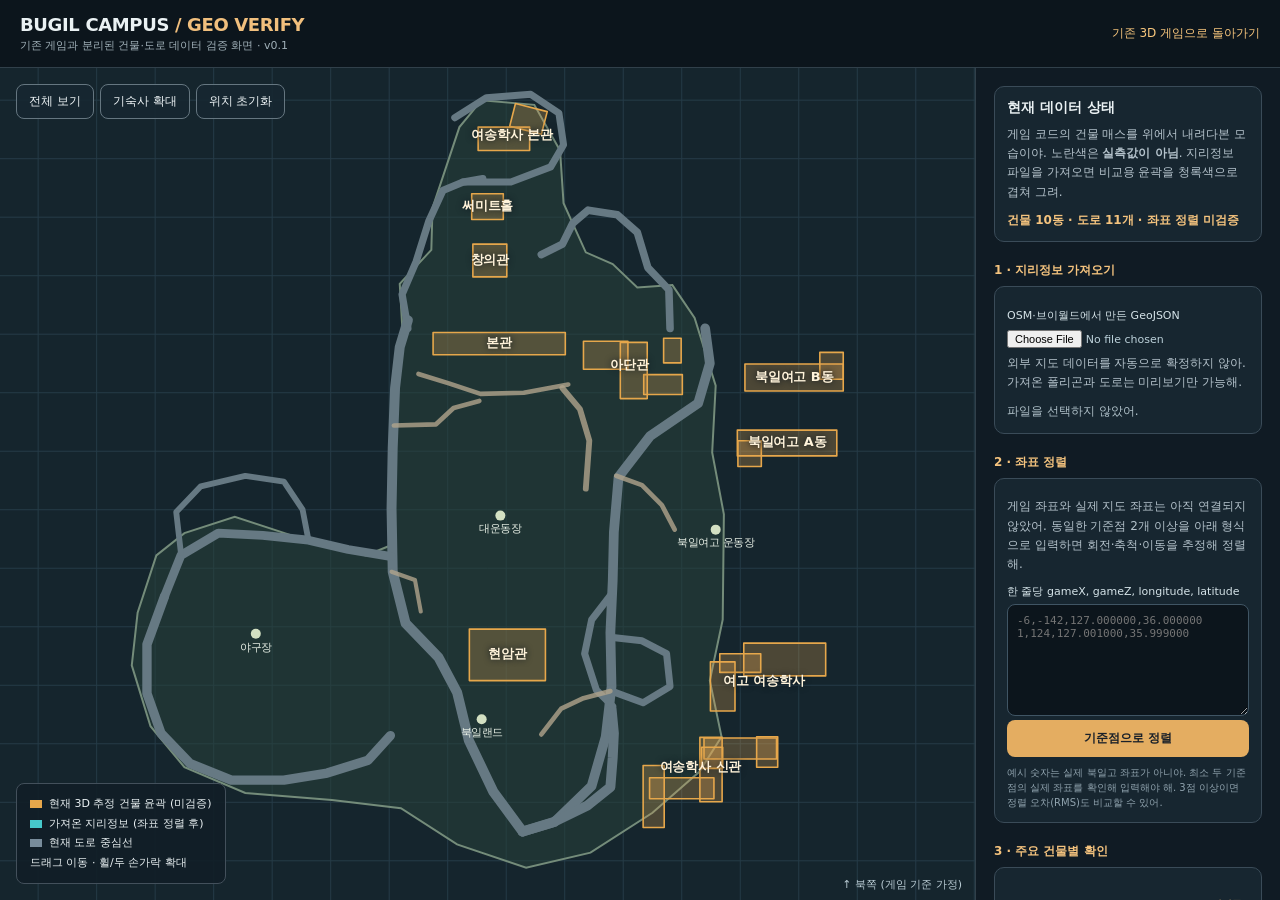
<file: verification.html>
<!doctype html>
<html lang="ko">
<head>
<meta charset="utf-8">
<meta name="viewport" content="width=device-width, initial-scale=1, viewport-fit=cover">
<meta name="theme-color" content="#101a22">
<title>BUGIL CAMPUS · 지리정보 검증</title>
<style>
:root{font-family:system-ui,-apple-system,"Apple SD Gothic Neo",sans-serif;color:#eaf1f3;background:#0c151c}
*{box-sizing:border-box}body{margin:0}button,input,textarea{font:inherit}button{cursor:pointer}button:focus-visible,input:focus-visible,textarea:focus-visible{outline:2px solid #dca55a;outline-offset:2px}
header{display:flex;align-items:center;justify-content:space-between;padding:14px 20px;border-bottom:1px solid #31404a;gap:12px}
header strong{font-size:18px;letter-spacing:-.02em}header small{display:block;color:#a1b1b9;font-size:11px;margin-top:3px}
header a{color:#f9c77d;font-size:12px;text-decoration:none}
main{display:grid;grid-template-columns:minmax(0,1fr) 305px;gap:0;min-height:calc(100dvh - 68px)}
.mapwrap{position:relative;min-height:510px;overflow:hidden;background:#15252d}
#map{width:100%;height:100%;display:block;touch-action:none}
.mapbar{position:absolute;top:16px;left:16px;display:flex;gap:6px;flex-wrap:wrap}
.mapbar button,.secondary{border:1px solid #657680;background:#172731e8;color:#eff5f7;padding:8px 12px;border-radius:8px;font-size:12px}
.mapbar button:hover,.secondary:hover{border-color:#f7c47d}
.legend{position:absolute;bottom:16px;left:16px;background:#111e27e8;padding:10px 13px;border:1px solid #43505b;border-radius:8px;font-size:11px;line-height:1.8;max-width:270px}
.sw{display:inline-block;width:12px;height:8px;margin-right:7px;vertical-align:middle}
.side{padding:18px 18px 24px;border-left:1px solid #31404a;background:#101b24;overflow-y:auto;max-height:calc(100dvh - 68px)}
h2{font-size:14px;margin:0 0 8px}h3{font-size:12px;margin:20px 0 7px;color:#f4c37e}
p{color:#b4c2cb;font-size:12px;line-height:1.6;margin:6px 0 10px}.stat{font-size:12px;color:#f4c37e;font-weight:700}
.card{border:1px solid #3a4b58;border-radius:10px;padding:12px;margin-bottom:11px;background:#172630}
label{font-size:11px;display:block;margin:9px 0 5px;color:#d5e3e8}
input[type=file]{width:100%;font-size:11px;color:#bcd1da}
textarea{width:100%;min-height:112px;padding:9px;border:1px solid #405564;border-radius:8px;background:#0c151c;color:#e8f0f4;font-family:ui-monospace,monospace;font-size:11px;resize:vertical}
button.primary{width:100%;border:0;background:#e4ad61;color:#192029;font-weight:700;padding:10px;border-radius:8px;font-size:12px}
small.note{color:#90a3ae;font-size:10px;line-height:1.5;display:block;margin-top:8px}
#result,#checklist{font-size:12px;line-height:1.6}
#result{color:#afc0c8;white-space:pre-line}
#checklist{padding:0;list-style:none;margin:8px 0}
#checklist li{padding:8px 7px;border-bottom:1px solid #2e3b45;display:flex;justify-content:space-between;gap:7px}
#checklist button{background:transparent;border:none;color:#edf4f7;font-size:12px;text-align:left}
#checklist button:hover{color:#f1bf7d}
#checklist em{font-style:normal;color:#f5c37c;white-space:nowrap;font-size:10px}
#selected{color:#d8e5ea;font-size:11px}
#selected strong{color:white}
@media(max-width:850px){main{grid-template-columns:1fr}.mapwrap{height:56dvh;min-height:360px}.side{border-left:0;border-top:1px solid #31404a;max-height:unset}header{padding:12px}header strong{font-size:15px}.legend{bottom:8px;left:8px;padding:8px;font-size:10px}.mapbar{top:8px;left:8px}}
</style>
</head>
<body>
<header><div><strong>BUGIL CAMPUS <span style="color:#f1bf7d">/ GEO VERIFY</span></strong><small>기존 게임과 분리된 건물·도로 데이터 검증 화면 · v0.1</small></div><a href="./index.html">기존 3D 게임으로 돌아가기</a></header>
<main>
<section class="mapwrap">
<canvas id="map" aria-label="북일고 추정 건물 윤곽과 도로 검증 지도"></canvas>
<div class="mapbar"><button id="all">전체 보기</button><button id="dorm">기숙사 확대</button><button id="reset">위치 초기화</button></div>
<div class="legend"><div><span class="sw" style="background:#e6a74b"></span>현재 3D 추정 건물 윤곽 (미검증)</div><div><span class="sw" style="background:#46c9cb"></span>가져온 지리정보 (좌표 정렬 후)</div><div><span class="sw" style="background:#788c9b"></span>현재 도로 중심선</div><div>드래그 이동 · 휠/두 손가락 확대</div></div>
</section>
<aside class="side">
<div class="card"><h2>현재 데이터 상태</h2><p>게임 코드의 건물 매스를 위에서 내려다본 모습이야. 노란색은 <b>실측값이 아님</b>. 지리정보 파일을 가져오면 비교용 윤곽을 청록색으로 겹쳐 그려.</p><div class="stat" id="summary">건물 8동 · 정렬 미검증</div></div>
<h3>1 · 지리정보 가져오기</h3>
<div class="card">
<label for="geojson">OSM·브이월드에서 만든 GeoJSON</label>
<input id="geojson" type="file" accept=".geojson,.json,application/geo+json,application/json">
<p>외부 지도 데이터를 자동으로 확정하지 않아. 가져온 폴리곤과 도로는 미리보기만 가능해.</p><div id="result" role="status">파일을 선택하지 않았어.</div>
</div>
<h3>2 · 좌표 정렬</h3>
<div class="card">
<p>게임 좌표와 실제 지도 좌표는 아직 연결되지 않았어. 동일한 기준점 2개 이상을 아래 형식으로 입력하면 회전·축척·이동을 추정해 정렬해.</p>
<label for="anchors">한 줄당 gameX, gameZ, longitude, latitude</label>
<textarea id="anchors" spellcheck="false" placeholder="-6,-142,127.000000,36.000000&#10;1,124,127.001000,35.999000"></textarea>
<button class="primary" id="align">기준점으로 정렬</button>
<small class="note">예시 숫자는 실제 북일고 좌표가 아니야. 최소 두 기준점의 실제 좌표를 확인해 입력해야 해. 3점 이상이면 정렬 오차(RMS)도 비교할 수 있어.</small>
</div>
<h3>3 · 주요 건물별 확인</h3>
<div class="card"><ul id="checklist"></ul><div id="selected">건물을 선택하면 현재 추정 상태를 볼 수 있어.</div></div>
<div class="card">
<button class="secondary" id="export" style="width:100%">현재 추정 윤곽 로컬 JSON 내보내기</button>
<small class="note">내보내는 좌표계는 게임 전용 로컬 X/Z야. 실제 위경도 GeoJSON으로 사용하면 안 돼. 자료 출처: 기존 사용자 제공 위성사진에 기반한 추정 모델.</small>
</div>
<p>정보 출처: 기존 프로젝트 추정 모델 및 사용자가 별도로 가져온 공개 데이터. OSM 데이터 이용 시 <a href="https://www.openstreetmap.org/copyright" target="_blank" rel="noopener noreferrer" style="color:#f4c37e">© OpenStreetMap contributors (ODbL)</a> 저작자 표시를 유지해야 해.</p>
</aside>
</main>
<script type="module" src="./verification.js"></script>
</body>
</html>
</file>
